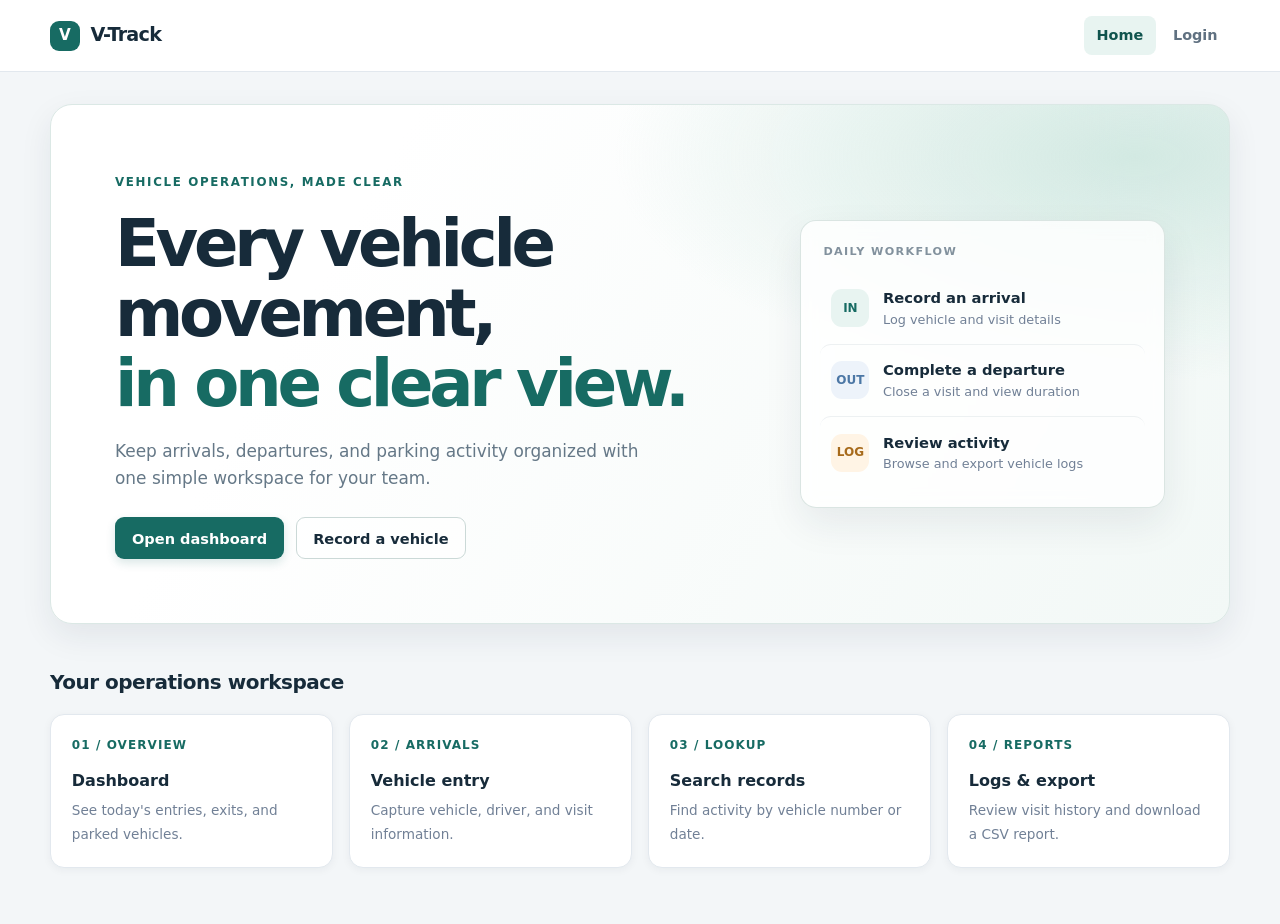
<file: frontend/index.html>
<!DOCTYPE html>
<html lang="en">
<head>
  <meta charset="UTF-8">
  <meta name="viewport" content="width=device-width, initial-scale=1.0">
  <title>V-Track | Vehicle Operations</title>
  <link rel="stylesheet" href="css/styles.css">
</head>
<body>
  <nav class="nav">
    <span class="nav-brand">V-Track</span>
    <div class="nav-links">
      <a href="index.html">Home</a>
      <a href="login.html">Login</a>
    </div>
  </nav>

  <main class="container home-page">
    <section class="hero">
      <div class="hero-copy">
        <span class="eyebrow">VEHICLE OPERATIONS, MADE CLEAR</span>
        <h1>Every vehicle movement,<br><span>in one clear view.</span></h1>
        <p class="hero-description">
          Keep arrivals, departures, and parking activity organized with one simple
          workspace for your team.
        </p>
        <div class="hero-actions">
          <a class="btn btn-primary" href="login.html">Open dashboard</a>
          <a class="btn btn-outline" href="entry.html">Record a vehicle</a>
        </div>
      </div>

      <aside class="hero-panel" aria-label="Vehicle operations workflow">
        <p class="panel-heading">DAILY WORKFLOW</p>
        <a class="workflow-link" href="entry.html">
          <span class="workflow-icon" aria-hidden="true">IN</span>
          <span>
            <span class="workflow-title">Record an arrival</span>
            <span class="workflow-description">Log vehicle and visit details</span>
          </span>
        </a>
        <a class="workflow-link" href="exit.html">
          <span class="workflow-icon" aria-hidden="true">OUT</span>
          <span>
            <span class="workflow-title">Complete a departure</span>
            <span class="workflow-description">Close a visit and view duration</span>
          </span>
        </a>
        <a class="workflow-link" href="logs.html">
          <span class="workflow-icon" aria-hidden="true">LOG</span>
          <span>
            <span class="workflow-title">Review activity</span>
            <span class="workflow-description">Browse and export vehicle logs</span>
          </span>
        </a>
      </aside>
    </section>

    <section aria-labelledby="toolsHeading">
      <h2 class="section-heading" id="toolsHeading">Your operations workspace</h2>
      <div class="feature-grid">
        <a class="feature-card" href="dashboard.html">
          <span class="feature-index">01 / OVERVIEW</span>
          <strong>Dashboard</strong>
          <span>See today's entries, exits, and parked vehicles.</span>
        </a>
        <a class="feature-card" href="entry.html">
          <span class="feature-index">02 / ARRIVALS</span>
          <strong>Vehicle entry</strong>
          <span>Capture vehicle, driver, and visit information.</span>
        </a>
        <a class="feature-card" href="search.html">
          <span class="feature-index">03 / LOOKUP</span>
          <strong>Search records</strong>
          <span>Find activity by vehicle number or date.</span>
        </a>
        <a class="feature-card" href="logs.html">
          <span class="feature-index">04 / REPORTS</span>
          <strong>Logs &amp; export</strong>
          <span>Review visit history and download a CSV report.</span>
        </a>
      </div>
    </section>
  </main>

  <script src="js/api.js"></script>
</body>
</html>
</file>
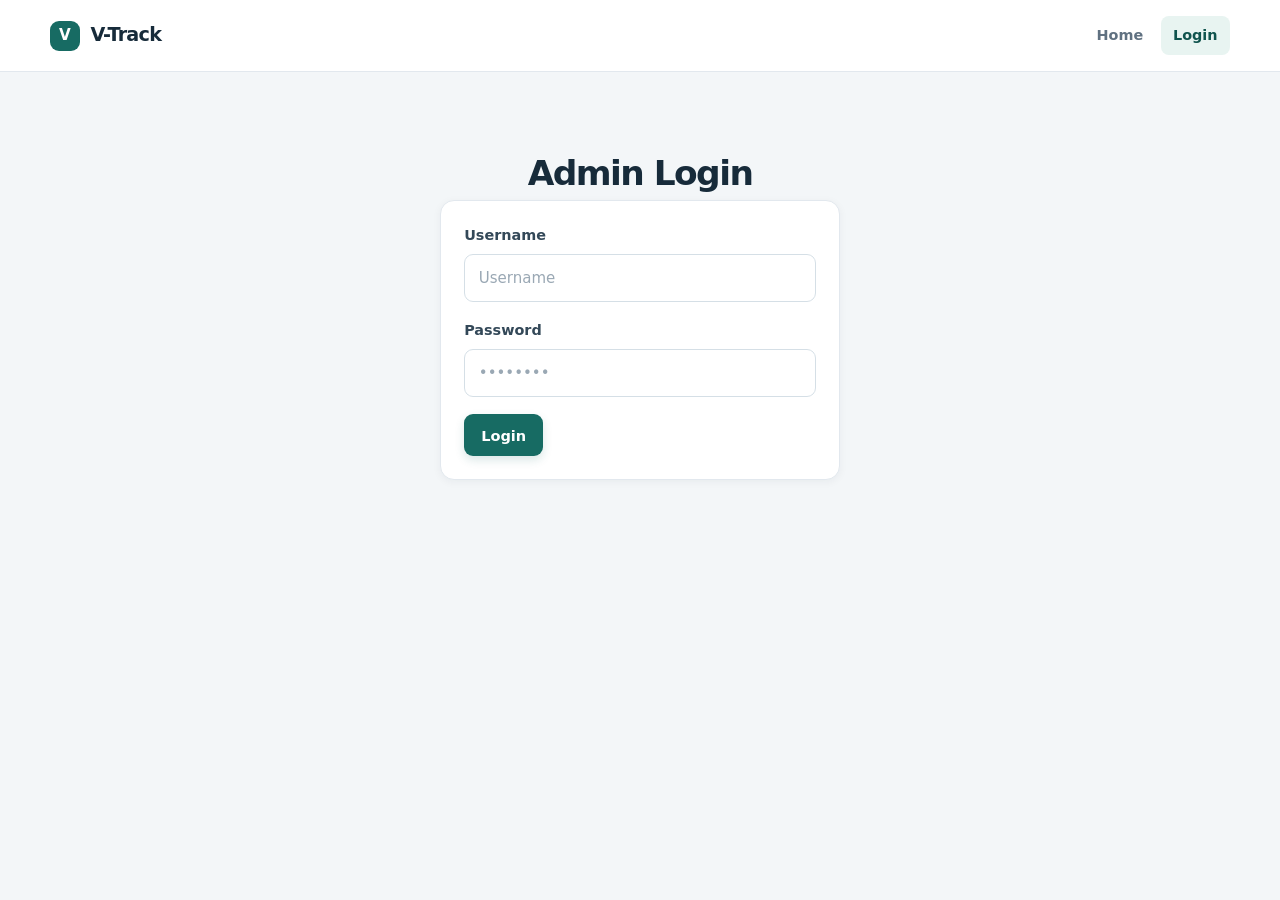
<file: frontend/dashboard.html>
<!DOCTYPE html>
<html lang="en">
<head>
  <meta charset="UTF-8">
  <meta name="viewport" content="width=device-width, initial-scale=1.0">
  <title>V-Track - Dashboard</title>
  <link rel="stylesheet" href="css/styles.css">
</head>
<body>
  <nav class="nav">
    <span class="nav-brand">V-Track</span>
    <div class="nav-links">
      <a href="index.html">Home</a>
      <a href="login.html">Login</a>
    </div>
  </nav>

  <main class="container dashboard-page">
    <div class="dashboard-header">
      <div>
        <p class="eyebrow">V-TRACK OVERVIEW</p>
        <h1 class="page-title">Dashboard</h1>
        <p class="text-muted" id="dashboardLastUpdated" aria-live="polite">
          Dashboard data refreshes automatically every 30 seconds.
        </p>
      </div>
    </div>

    <div class="dashboard-grid" id="dashboardCards" aria-live="polite">
      <div class="card">
        <div class="card-title">Entries today</div>
        <div class="card-value" id="todayEntries">-</div>
        <p class="metric-note">Vehicles checked in</p>
      </div>
      <div class="card">
        <div class="card-title">Exits today</div>
        <div class="card-value" id="todayExits">-</div>
        <p class="metric-note">Visits completed</p>
      </div>
      <div class="card">
        <div class="card-title">Currently parked</div>
        <div class="card-value" id="currentlyParked">-</div>
        <p class="metric-note">Vehicles on site now</p>
      </div>
    </div>

    <div id="dashboardError" class="alert alert-error" hidden></div>

    <section class="card chart-card" aria-labelledby="weeklyActivityTitle">
      <div class="section-header">
        <div>
          <h2 class="section-heading" id="weeklyActivityTitle">Weekly activity</h2>
          <p class="text-muted">Vehicle entries and exits over the last seven days.</p>
        </div>
        <div class="chart-legend" aria-label="Chart legend">
          <span><i class="legend-dot legend-entry"></i>Entries</span>
          <span><i class="legend-dot legend-exit"></i>Exits</span>
        </div>
      </div>
      <div class="weekly-chart" id="weeklyChart" role="img" aria-label="Entries and exits for the last seven days"></div>
      <p class="chart-summary" id="weeklyChartSummary" aria-live="polite"></p>
    </section>

    <section class="card activity-card" aria-labelledby="recentActivityTitle">
      <div class="section-header">
        <div>
          <h2 class="section-heading" id="recentActivityTitle">Recent vehicle activity</h2>
          <p class="text-muted">The latest vehicle records across your site.</p>
        </div>
        <a class="text-link" href="logs.html">View all logs</a>
      </div>
      <div class="table-wrap">
        <table>
          <thead>
            <tr>
              <th>Vehicle</th>
              <th>Type</th>
              <th>Driver</th>
              <th>Entry time</th>
              <th>Exit time</th>
              <th>Status</th>
            </tr>
          </thead>
          <tbody id="recentActivityBody">
            <tr><td colspan="6" class="table-empty">Loading recent activity...</td></tr>
          </tbody>
        </table>
      </div>
    </section>
  </main>

  <script src="js/api.js"></script>
  <script>
    if (!requireAuth()) throw new Error('redirect');

    const DASHBOARD_REFRESH_INTERVAL = 30_000;
    let dashboardLoadInProgress = false;

    function toDateKey(value) {
      if (!value) return '';
      const date = new Date(value);
      if (Number.isNaN(date.getTime())) return '';
      return [
        date.getFullYear(),
        String(date.getMonth() + 1).padStart(2, '0'),
        String(date.getDate()).padStart(2, '0'),
      ].join('-');
    }

    function renderWeeklyChart(logs) {
      const chart = document.getElementById('weeklyChart');
      const today = new Date();
      const days = [];

      for (let offset = 6; offset >= 0; offset -= 1) {
        const date = new Date(today);
        date.setDate(today.getDate() - offset);
        const key = toDateKey(date);
        const entries = logs.filter((log) => toDateKey(log.entryTime) === key).length;
        const exits = logs.filter((log) => toDateKey(log.exitTime) === key).length;
        days.push({ date, entries, exits });
      }

      const maxValue = Math.max(1, ...days.flatMap((day) => [day.entries, day.exits]));
      chart.replaceChildren();
      days.forEach(({ date, entries, exits }) => {
        const group = document.createElement('div');
        group.className = 'chart-day';
        group.title = `${date.toLocaleDateString()}: ${entries} entries, ${exits} exits`;

        const bars = document.createElement('div');
        bars.className = 'chart-bars';

        [
          { value: entries, className: 'chart-bar chart-bar-entry', label: 'Entries' },
          { value: exits, className: 'chart-bar chart-bar-exit', label: 'Exits' },
        ].forEach(({ value, className, label }) => {
          const bar = document.createElement('span');
          bar.className = className;
          bar.style.height = `${Math.max(value === 0 ? 3 : 8, (value / maxValue) * 132)}px`;
          bar.title = `${label}: ${value}`;
          bars.appendChild(bar);
        });

        const label = document.createElement('span');
        label.className = 'chart-day-label';
        label.textContent = date.toLocaleDateString(undefined, { weekday: 'short' });
        group.append(bars, label);
        chart.appendChild(group);
      });

      const totalEntries = days.reduce((total, day) => total + day.entries, 0);
      const totalExits = days.reduce((total, day) => total + day.exits, 0);
      document.getElementById('weeklyChartSummary').textContent =
        `Last 7 days: ${totalEntries} entries and ${totalExits} exits.`;
    }

    function renderRecentActivity(logs) {
      const body = document.getElementById('recentActivityBody');
      const recentLogs = [...logs]
        .sort((a, b) => new Date(b.entryTime) - new Date(a.entryTime))
        .slice(0, 8);

      if (recentLogs.length === 0) {
        body.innerHTML = '<tr><td colspan="6" class="table-empty">No vehicle activity has been recorded yet.</td></tr>';
        return;
      }

      body.innerHTML = recentLogs.map((log) => `
        <tr class="${log.overstayAlert ? 'overstay' : ''}">
          <td><strong>${escapeHtmlValue(log.vehicleNumber)}</strong></td>
          <td>${escapeHtmlValue(log.vehicleType)}</td>
          <td>${escapeHtmlValue(log.driverName || '-')}</td>
          <td>${escapeHtmlValue(formatDateTime(log.entryTime))}</td>
          <td>${escapeHtmlValue(formatDateTime(log.exitTime))}</td>
          <td>${renderLogStatus(log)}</td>
        </tr>
      `).join('');
    }

    async function loadDashboard() {
      if (dashboardLoadInProgress) return;
      dashboardLoadInProgress = true;

      const errEl = document.getElementById('dashboardError');
      try {
        const [stats, logs] = await Promise.all([getDashboard(), getAllLogs()]);
        document.getElementById('todayEntries').textContent = stats.todayEntries;
        document.getElementById('todayExits').textContent = stats.todayExits;
        document.getElementById('currentlyParked').textContent = stats.currentlyParked;
        renderWeeklyChart(logs);
        renderRecentActivity(logs);
        document.getElementById('dashboardLastUpdated').textContent =
          `Last updated ${new Date().toLocaleTimeString()}. Refreshes automatically every 30 seconds.`;
        errEl.hidden = true;
      } catch (err) {
        errEl.textContent = err.message || 'Failed to load dashboard';
        errEl.hidden = false;
        document.getElementById('recentActivityBody').innerHTML =
          '<tr><td colspan="6" class="table-empty">Recent activity could not be loaded.</td></tr>';
      } finally {
        dashboardLoadInProgress = false;
      }
    }

    loadDashboard();
    window.setInterval(() => {
      if (!document.hidden) loadDashboard();
    }, DASHBOARD_REFRESH_INTERVAL);
    document.addEventListener('visibilitychange', () => {
      if (!document.hidden) loadDashboard();
    });
  </script>
</body>
</html>
</file>
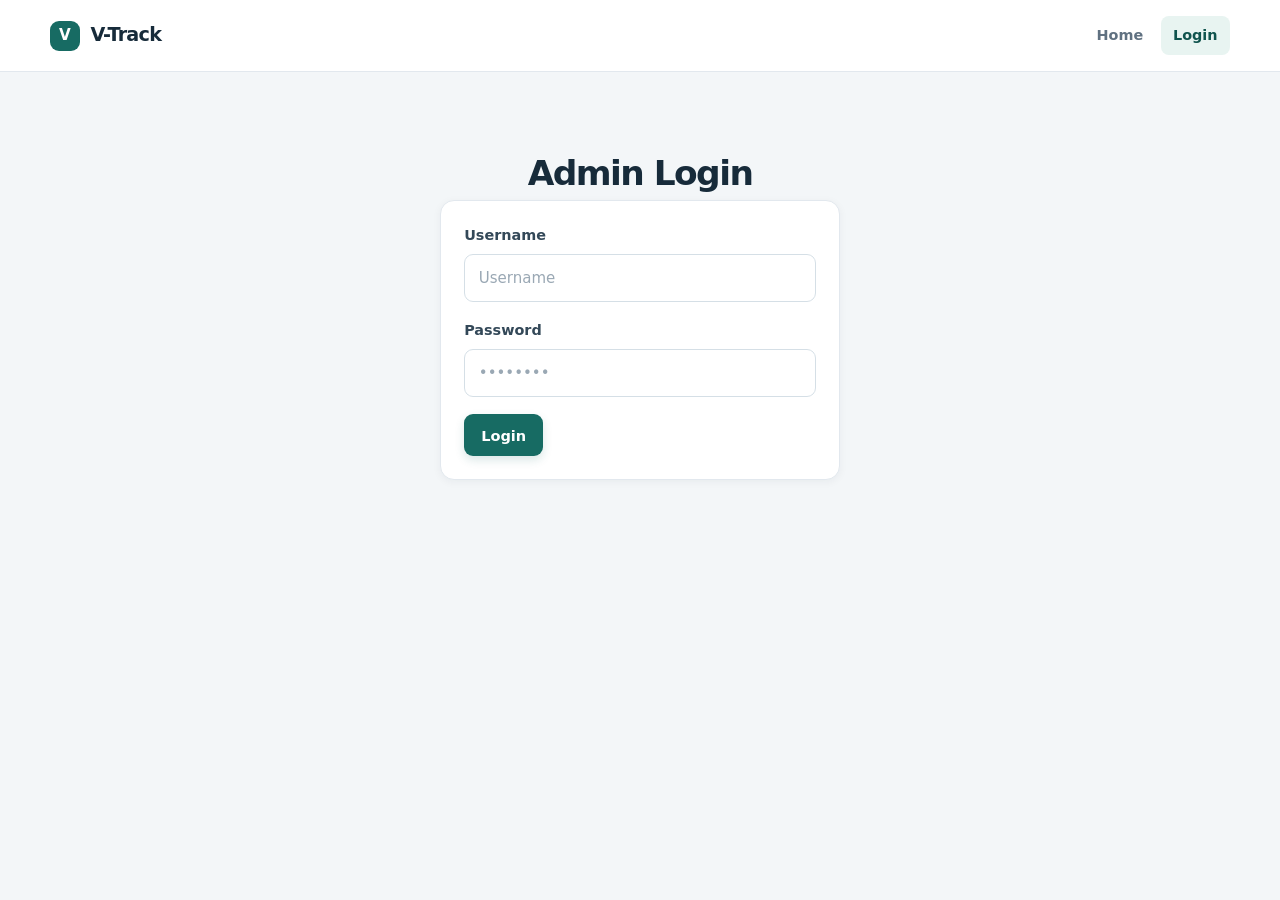
<file: frontend/entry.html>
<!DOCTYPE html>
<html lang="en">
<head>
  <meta charset="UTF-8">
  <meta name="viewport" content="width=device-width, initial-scale=1.0">
  <title>V-Track - Vehicle Entry</title>
  <link rel="stylesheet" href="css/styles.css">
</head>
<body>
  <nav class="nav">
    <span class="nav-brand">V-Track</span>
    <div class="nav-links">
      <a href="index.html">Home</a>
      <a href="login.html">Login</a>
    </div>
  </nav>

  <main class="container form-page">
    <h1 class="page-title">Vehicle Entry</h1>
    <p class="page-intro">Record a vehicle arriving at your facility.</p>
    <div class="card" style="max-width: 500px;">
      <form id="entryForm">
        <div class="form-group">
          <label for="vehicleNumber">Vehicle Number *</label>
          <input type="text" id="vehicleNumber" name="vehicleNumber" required placeholder="e.g. MH-12-AB-1234">
        </div>
        <div class="form-group">
          <label for="vehicleType">Vehicle Type *</label>
          <select id="vehicleType" name="vehicleType" required>
            <option value="">Select type</option>
            <option value="Car">Car</option>
            <option value="Bike">Bike</option>
            <option value="Truck">Truck</option>
          </select>
        </div>
        <div class="form-group">
          <label for="driverName">Driver Name (optional)</label>
          <input type="text" id="driverName" name="driverName" placeholder="Driver name">
        </div>
        <div class="form-group">
          <label for="purpose">Purpose (optional)</label>
          <input type="text" id="purpose" name="purpose" placeholder="e.g. Visit, Delivery">
        </div>
        <div id="entryError" class="alert alert-error" style="display: none;"></div>
        <button type="submit" class="btn btn-primary" id="entryBtn">Record Entry</button>
      </form>
    </div>

    <section class="history-section" aria-labelledby="entryHistoryTitle">
      <div class="history-header">
        <div>
          <h2 class="section-heading" id="entryHistoryTitle">Recent vehicle entries</h2>
          <p class="text-muted">Browse the latest arrivals. Sign in to view and search vehicle history.</p>
        </div>
        <label class="history-search">
          <span class="sr-only">Search entries</span>
          <input type="search" id="entrySearch" placeholder="Search vehicle, driver, or type" autocomplete="off">
        </label>
      </div>
      <p class="history-login-note" id="entryLoginNote" hidden>
        <a href="login.html">Log in</a> to view recent vehicle entries.
      </p>
      <div class="alert alert-error" id="entryHistoryError" hidden></div>
      <div class="table-wrap">
        <table>
          <thead>
            <tr>
              <th>Vehicle</th>
              <th>Type</th>
              <th>Driver</th>
              <th>Purpose</th>
              <th>Entry time</th>
              <th>Status</th>
            </tr>
          </thead>
          <tbody id="entryHistoryBody">
            <tr><td colspan="6" class="table-empty">Loading recent entries...</td></tr>
          </tbody>
        </table>
      </div>
      <div class="table-pagination">
        <p class="pagination-summary" id="entryPaginationSummary" aria-live="polite"></p>
        <div class="pagination-actions">
          <button type="button" class="btn btn-secondary btn-small" id="entryPrevious" disabled>Previous</button>
          <button type="button" class="btn btn-secondary btn-small" id="entryNext" disabled>Next</button>
        </div>
      </div>
    </section>
  </main>

  <!-- Confirmation modal -->
  <div id="confirmModal" class="modal-overlay" style="display: none;">
    <div class="modal">
      <h3>Entry Recorded</h3>
      <p id="confirmMessage"></p>
      <div class="modal-actions">
        <button type="button" class="btn btn-primary" id="confirmOk">OK</button>
      </div>
    </div>
  </div>

  <script src="js/api.js"></script>
  <script>
    if (!requireLogin('entry.html')) {
      document.querySelector('main').hidden = true;
    }

    const entrySearch = document.getElementById('entrySearch');
    const entryHistory = createPagedLogList({
      tableBody: document.getElementById('entryHistoryBody'),
      searchInput: entrySearch,
      summary: document.getElementById('entryPaginationSummary'),
      previousButton: document.getElementById('entryPrevious'),
      nextButton: document.getElementById('entryNext'),
      columnCount: 6,
      emptyMessage: 'No vehicle entries have been recorded yet.',
      renderRow: (log) => `
        <tr>
          <td><strong>${escapeHtmlValue(log.vehicleNumber)}</strong></td>
          <td>${escapeHtmlValue(log.vehicleType)}</td>
          <td>${escapeHtmlValue(log.driverName || '-')}</td>
          <td>${escapeHtmlValue(log.purpose || '-')}</td>
          <td>${escapeHtmlValue(formatDateTime(log.entryTime))}</td>
          <td>${renderLogStatus(log)}</td>
        </tr>`,
    });

    async function loadEntryHistory() {
      const loginNote = document.getElementById('entryLoginNote');
      const errorEl = document.getElementById('entryHistoryError');
      if (!isLoggedIn()) {
        entrySearch.disabled = true;
        loginNote.hidden = false;
        entryHistory.showMessage('Sign in to load recent vehicle entries.');
        return;
      }

      entrySearch.disabled = false;
      loginNote.hidden = true;
      errorEl.hidden = true;
      try {
        const logs = await getAllLogs();
        logs.sort((a, b) => new Date(b.entryTime) - new Date(a.entryTime));
        entryHistory.setRecords(logs);
      } catch (err) {
        errorEl.textContent = err.message || 'Could not load recent entries.';
        errorEl.hidden = false;
        entryHistory.showMessage('Recent entries are unavailable right now.');
      }
    }

    document.getElementById('entryForm').addEventListener('submit', async (e) => {
      e.preventDefault();
      const errorEl = document.getElementById('entryError');
      const btn = document.getElementById('entryBtn');
      errorEl.style.display = 'none';

      const body = {
        vehicleNumber: document.getElementById('vehicleNumber').value.trim(),
        vehicleType: document.getElementById('vehicleType').value,
        driverName: document.getElementById('driverName').value.trim() || null,
        purpose: document.getElementById('purpose').value.trim() || null,
      };

      btn.disabled = true;
      btn.textContent = 'Saving...';

      try {
        const data = await addEntry(body);
        document.getElementById('confirmMessage').textContent =
          `Vehicle ${data.vehicleNumber} (${data.vehicleType}) entered at ${formatDateTime(data.entryTime)}.`;
        document.getElementById('confirmModal').style.display = 'flex';
        document.getElementById('entryForm').reset();
        await loadEntryHistory();
      } catch (err) {
        errorEl.textContent = err.message || 'Failed to record entry';
        errorEl.style.display = 'block';
      } finally {
        btn.disabled = false;
        btn.textContent = 'Record Entry';
      }
    });

    document.getElementById('confirmOk').addEventListener('click', () => {
      document.getElementById('confirmModal').style.display = 'none';
    });

    loadEntryHistory();
  </script>
</body>
</html>
</file>
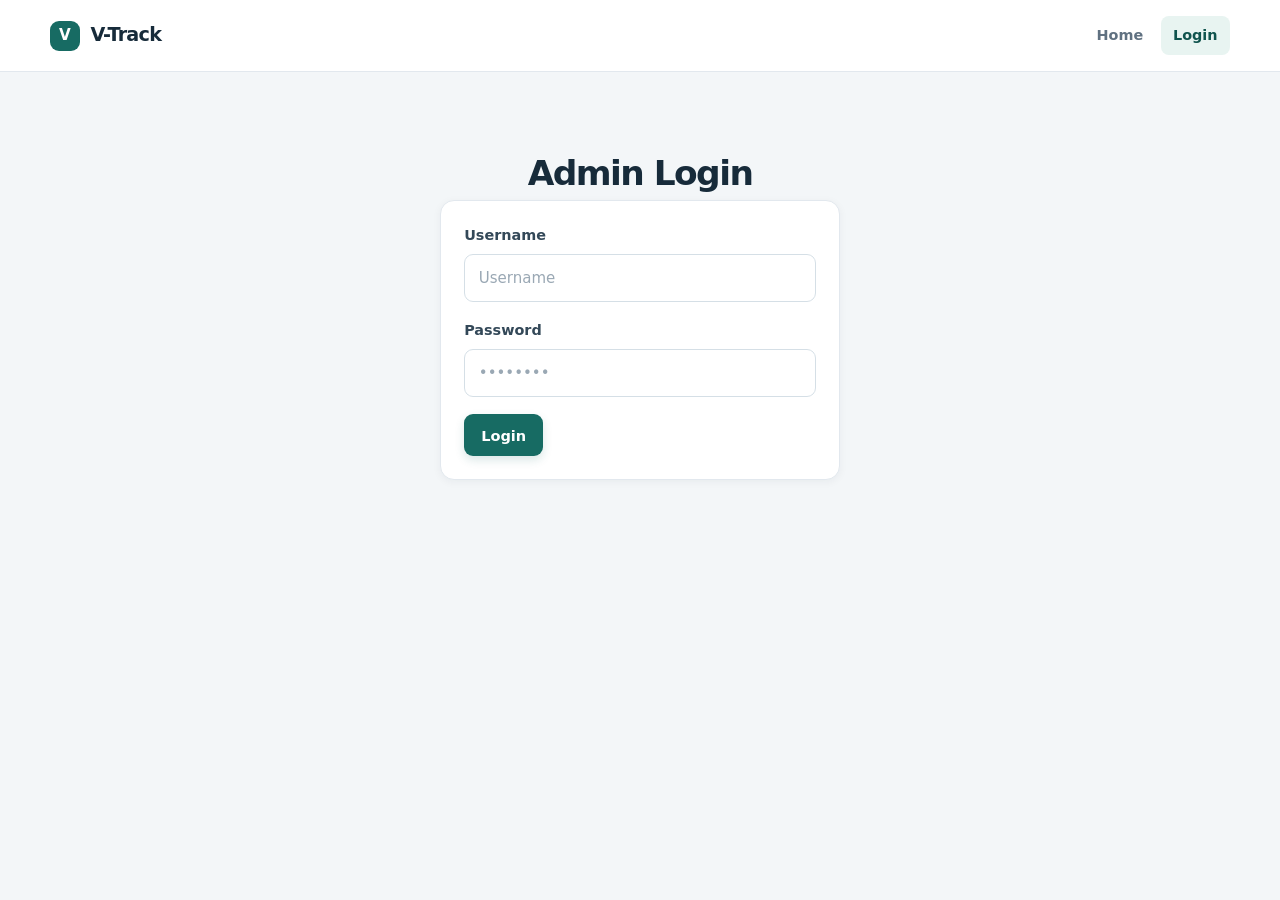
<file: frontend/exit.html>
<!DOCTYPE html>
<html lang="en">
<head>
  <meta charset="UTF-8">
  <meta name="viewport" content="width=device-width, initial-scale=1.0">
  <title>V-Track - Vehicle Exit</title>
  <link rel="stylesheet" href="css/styles.css">
</head>
<body>
  <nav class="nav">
    <span class="nav-brand">V-Track</span>
    <div class="nav-links">
      <a href="index.html">Home</a>
      <a href="login.html">Login</a>
    </div>
  </nav>

  <main class="container form-page">
    <h1 class="page-title">Vehicle Exit</h1>
    <p class="page-intro">Complete a visit and review recent departures.</p>
    <div class="card" style="max-width: 500px;">
      <form id="exitForm">
        <div class="form-group">
          <label for="vehicleNumber">Vehicle Number *</label>
          <input type="text" id="vehicleNumber" name="vehicleNumber" required placeholder="e.g. MH-12-AB-1234">
        </div>
        <div id="exitError" class="alert alert-error" style="display: none;"></div>
        <button type="submit" class="btn btn-success" id="exitBtn">Mark Exit</button>
      </form>
    </div>

    <!-- Result: show duration and overstay alert -->
    <div id="exitResult" class="card mt-2" style="display: none;">
      <h3 class="card-title">Exit Recorded</h3>
      <p><strong>Vehicle:</strong> <span id="resultVehicle"></span></p>
      <p><strong>Entry Time:</strong> <span id="resultEntry"></span></p>
      <p><strong>Exit Time:</strong> <span id="resultExit"></span></p>
      <p><strong>Parking Duration:</strong> <span id="resultDuration"></span></p>
      <div id="overstayAlert" class="alert alert-warning" style="display: none;">
        Overstay: Vehicle parked for more than 6 hours.
      </div>
    </div>

    <section class="history-section" aria-labelledby="exitHistoryTitle">
      <div class="history-header">
        <div>
          <h2 class="section-heading" id="exitHistoryTitle">Recent vehicle exits</h2>
          <p class="text-muted">Browse completed visits. Sign in to view and search vehicle history.</p>
        </div>
        <label class="history-search">
          <span class="sr-only">Search exits</span>
          <input type="search" id="exitSearch" placeholder="Search vehicle, driver, or type" autocomplete="off">
        </label>
      </div>
      <p class="history-login-note" id="exitLoginNote" hidden>
        <a href="login.html">Log in</a> to view recent vehicle exits.
      </p>
      <div class="alert alert-error" id="exitHistoryError" hidden></div>
      <div class="table-wrap">
        <table>
          <thead>
            <tr>
              <th>Vehicle</th>
              <th>Type</th>
              <th>Driver</th>
              <th>Entry time</th>
              <th>Exit time</th>
              <th>Duration</th>
              <th>Status</th>
            </tr>
          </thead>
          <tbody id="exitHistoryBody">
            <tr><td colspan="7" class="table-empty">Loading recent exits...</td></tr>
          </tbody>
        </table>
      </div>
      <div class="table-pagination">
        <p class="pagination-summary" id="exitPaginationSummary" aria-live="polite"></p>
        <div class="pagination-actions">
          <button type="button" class="btn btn-secondary btn-small" id="exitPrevious" disabled>Previous</button>
          <button type="button" class="btn btn-secondary btn-small" id="exitNext" disabled>Next</button>
        </div>
      </div>
    </section>
  </main>

  <script src="js/api.js"></script>
  <script>
    if (!requireLogin('exit.html')) {
      document.querySelector('main').hidden = true;
    }

    const exitSearch = document.getElementById('exitSearch');
    const exitHistory = createPagedLogList({
      tableBody: document.getElementById('exitHistoryBody'),
      searchInput: exitSearch,
      summary: document.getElementById('exitPaginationSummary'),
      previousButton: document.getElementById('exitPrevious'),
      nextButton: document.getElementById('exitNext'),
      columnCount: 7,
      emptyMessage: 'No completed vehicle exits have been recorded yet.',
      renderRow: (log) => `
        <tr class="${log.overstayAlert ? 'overstay' : ''}">
          <td><strong>${escapeHtmlValue(log.vehicleNumber)}</strong></td>
          <td>${escapeHtmlValue(log.vehicleType)}</td>
          <td>${escapeHtmlValue(log.driverName || '-')}</td>
          <td>${escapeHtmlValue(formatDateTime(log.entryTime))}</td>
          <td>${escapeHtmlValue(formatDateTime(log.exitTime))}</td>
          <td>${escapeHtmlValue(formatDuration(log.durationInMinutes))}</td>
          <td>${renderLogStatus(log)}</td>
        </tr>`,
    });

    async function loadExitHistory() {
      const loginNote = document.getElementById('exitLoginNote');
      const errorEl = document.getElementById('exitHistoryError');
      if (!isLoggedIn()) {
        exitSearch.disabled = true;
        loginNote.hidden = false;
        exitHistory.showMessage('Sign in to load recent vehicle exits.');
        return;
      }

      exitSearch.disabled = false;
      loginNote.hidden = true;
      errorEl.hidden = true;
      try {
        const logs = await getAllLogs();
        const exits = logs
          .filter((log) => log.status === 'OUT' && log.exitTime)
          .sort((a, b) => new Date(b.exitTime) - new Date(a.exitTime));
        exitHistory.setRecords(exits);
      } catch (err) {
        errorEl.textContent = err.message || 'Could not load recent exits.';
        errorEl.hidden = false;
        exitHistory.showMessage('Recent exits are unavailable right now.');
      }
    }

    document.getElementById('exitForm').addEventListener('submit', async (e) => {
      e.preventDefault();
      const vehicleNumber = document.getElementById('vehicleNumber').value.trim();
      const errorEl = document.getElementById('exitError');
      const resultEl = document.getElementById('exitResult');
      const btn = document.getElementById('exitBtn');

      errorEl.style.display = 'none';
      resultEl.style.display = 'none';
      btn.disabled = true;
      btn.textContent = 'Processing...';

      try {
        const data = await markExit(vehicleNumber);
        document.getElementById('resultVehicle').textContent = data.vehicleNumber;
        document.getElementById('resultEntry').textContent = formatDateTime(data.entryTime);
        document.getElementById('resultExit').textContent = formatDateTime(data.exitTime);
        document.getElementById('resultDuration').textContent = formatDuration(data.durationInMinutes);
        document.getElementById('overstayAlert').style.display = data.overstayAlert ? 'block' : 'none';
        resultEl.style.display = 'block';
        document.getElementById('exitForm').reset();
        await loadExitHistory();
      } catch (err) {
        errorEl.textContent = err.message || 'Failed to mark exit';
        errorEl.style.display = 'block';
      } finally {
        btn.disabled = false;
        btn.textContent = 'Mark Exit';
      }
    });

    loadExitHistory();
  </script>
</body>
</html>
</file>
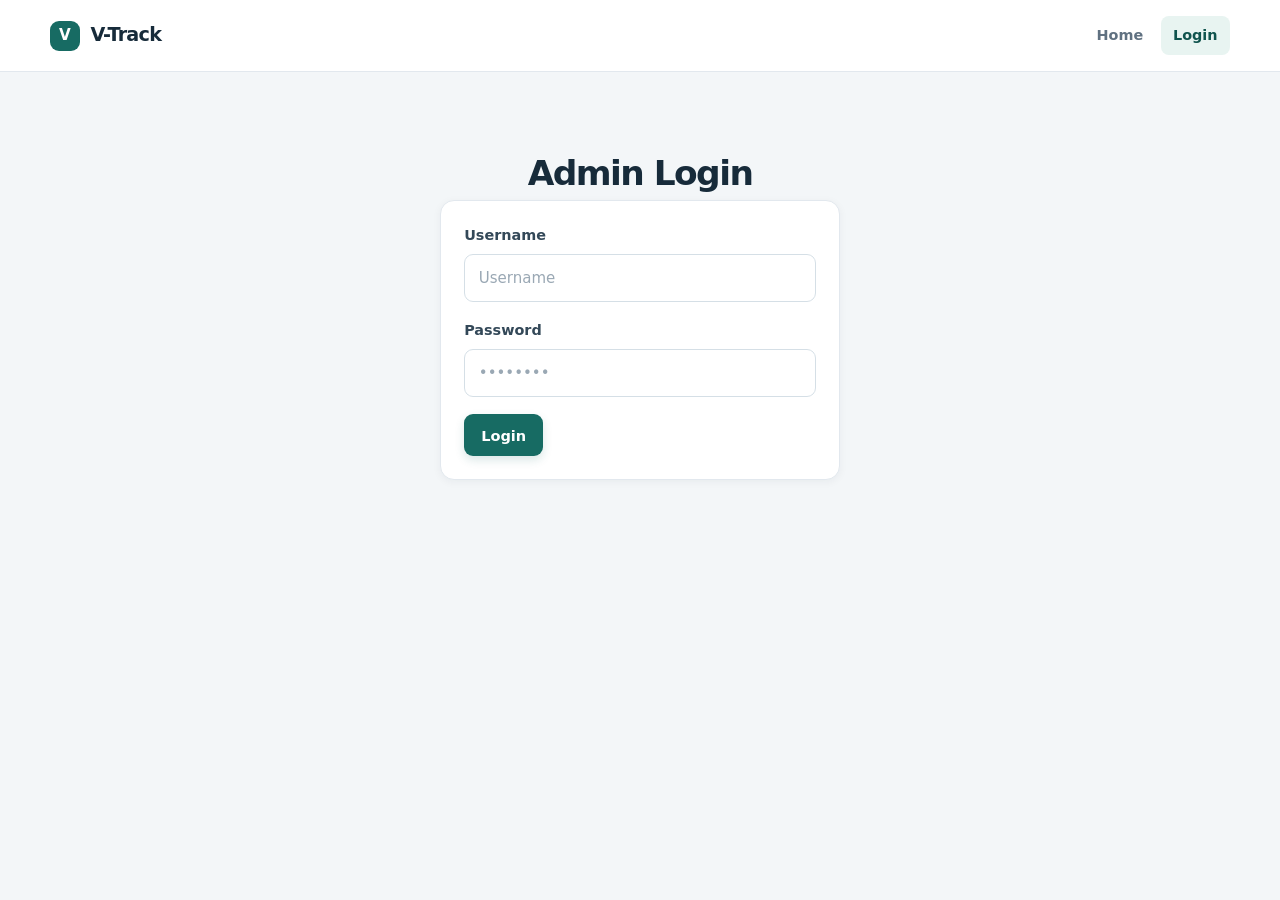
<file: frontend/login.html>
<!DOCTYPE html>
<html lang="en">
<head>
  <meta charset="UTF-8">
  <meta name="viewport" content="width=device-width, initial-scale=1.0">
  <title>V-Track - Login</title>
  <link rel="stylesheet" href="css/styles.css">
</head>
<body>
  <nav class="nav">
    <span class="nav-brand">V-Track</span>
    <div class="nav-links">
      <a href="index.html">Home</a>
      <a href="login.html" class="active">Login</a>
    </div>
  </nav>

  <main class="container login-page">
    <h1 class="page-title">Admin Login</h1>
    <div class="card" style="max-width: 400px;">
      <form id="loginForm">
        <div class="form-group">
          <label for="username">Username</label>
          <input type="text" id="username" name="username" required placeholder="Username">
        </div>
        <div class="form-group">
          <label for="password">Password</label>
          <input type="password" id="password" name="password" required placeholder="••••••••">
        </div>
        <div id="loginError" class="alert alert-error" style="display: none;"></div>
        <button type="submit" class="btn btn-primary" id="loginBtn">Login</button>
      </form>
    </div>
  </main>

  <script src="js/api.js"></script>
  <script>
    function getPostLoginLocation() {
      const returnTo = new URLSearchParams(window.location.search).get('returnTo');
      return ['entry.html', 'exit.html', 'dashboard.html', 'logs.html', 'search.html'].includes(returnTo)
        ? returnTo
        : 'dashboard.html';
    }

    // Resume a pending navbar search after authentication.
    if (isLoggedIn()) {
      window.location.href = getPostLoginLocation();
    }

    document.getElementById('loginForm').addEventListener('submit', async (e) => {
      e.preventDefault();
      const username = document.getElementById('username').value.trim();
      const password = document.getElementById('password').value;
      const errorEl = document.getElementById('loginError');
      const btn = document.getElementById('loginBtn');

      errorEl.style.display = 'none';
      btn.disabled = true;
      btn.textContent = 'Logging in...';

      try {
        const data = await login(username, password);
        if (data.success) {
          window.location.href = getPostLoginLocation();
        } else {
          errorEl.textContent = data.message || 'Invalid credentials';
          errorEl.style.display = 'block';
        }
      } catch (err) {
        errorEl.textContent = err.message || 'Login failed';
        errorEl.style.display = 'block';
      } finally {
        btn.disabled = false;
        btn.textContent = 'Login';
      }
    });
  </script>
</body>
</html>
</file>
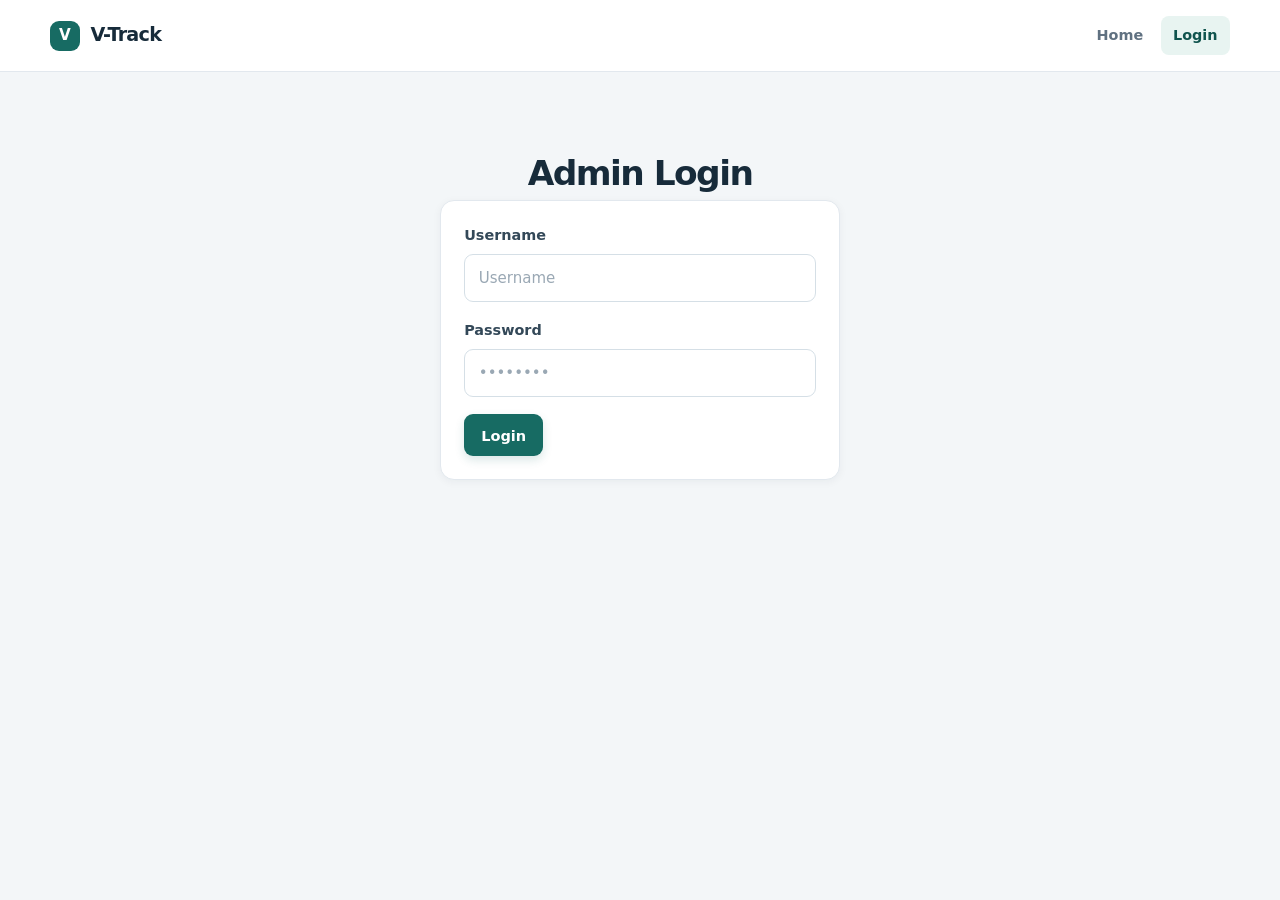
<file: frontend/logs.html>
<!DOCTYPE html>
<html lang="en">
<head>
  <meta charset="UTF-8">
  <meta name="viewport" content="width=device-width, initial-scale=1.0">
  <title>V-Track - View Logs</title>
  <link rel="stylesheet" href="css/styles.css">
</head>
<body>
  <nav class="nav">
    <span class="nav-brand">V-Track</span>
    <div class="nav-links">
      <a href="index.html">Home</a>
      <a href="login.html">Login</a>
    </div>
  </nav>

  <div class="container">
    <h1 class="page-title">View Logs</h1>

    <div class="filters">
      <div class="form-group">
        <label for="filterDate">Date (yyyy-MM-dd)</label>
        <input type="date" id="filterDate">
      </div>
      <div class="form-group">
        <label for="filterVehicle">Vehicle Number</label>
        <input type="text" id="filterVehicle" placeholder="Partial match">
      </div>
      <button type="button" class="btn btn-primary" id="applyFilters">Apply Filters</button>
      <button type="button" class="btn btn-secondary" id="showAll">Show All</button>
      <button type="button" class="btn btn-success" id="exportCsv">Export CSV</button>
    </div>

    <div id="logsError" class="alert alert-error" style="display: none;"></div>
    <div class="table-wrap">
      <table>
        <thead>
          <tr>
            <th>Vehicle #</th>
            <th>Type</th>
            <th>Driver</th>
            <th>Purpose</th>
            <th>Entry Time</th>
            <th>Exit Time</th>
            <th>Duration</th>
            <th>Status</th>
          </tr>
        </thead>
        <tbody id="logsTableBody">
          <tr><td colspan="8">Loading...</td></tr>
        </tbody>
      </table>
    </div>
  </div>

  <script src="js/api.js"></script>
  <script>
    if (!requireAuth()) throw new Error('redirect');

    function renderLogs(logs) {
      const tbody = document.getElementById('logsTableBody');
      if (!logs || logs.length === 0) {
        tbody.innerHTML = '<tr><td colspan="8">No logs found.</td></tr>';
        return;
      }
      tbody.innerHTML = logs.map(log => `
        <tr class="${log.overstayAlert ? 'overstay' : ''}">
          <td>${escapeHtml(log.vehicleNumber)}</td>
          <td>${escapeHtml(log.vehicleType)}</td>
          <td>${escapeHtml(log.driverName || '-')}</td>
          <td>${escapeHtml(log.purpose || '-')}</td>
          <td>${formatDateTime(log.entryTime)}</td>
          <td>${log.exitTime ? formatDateTime(log.exitTime) : '-'}</td>
          <td>${formatDuration(log.durationInMinutes)}</td>
          <td>${log.status} ${log.overstayAlert ? '(Overstay)' : ''}</td>
        </tr>
      `).join('');
    }

    function escapeHtml(s) {
      if (s == null) return '';
      const div = document.createElement('div');
      div.textContent = s;
      return div.innerHTML;
    }

    async function loadLogs() {
      const vehicleNumber = document.getElementById('filterVehicle').value.trim();
      const date = document.getElementById('filterDate').value;
      const errEl = document.getElementById('logsError');
      try {
        let logs;
        if (vehicleNumber || date) {
          logs = await searchLogs(vehicleNumber || undefined, date || undefined);
        } else {
          logs = await getAllLogs();
        }
        renderLogs(logs);
        errEl.style.display = 'none';
      } catch (err) {
        document.getElementById('logsTableBody').innerHTML = '<tr><td colspan="8">Error loading logs.</td></tr>';
        errEl.textContent = err.message || 'Failed to load logs';
        errEl.style.display = 'block';
      }
    }

    document.getElementById('applyFilters').addEventListener('click', loadLogs);
    document.getElementById('showAll').addEventListener('click', () => {
      document.getElementById('filterVehicle').value = '';
      document.getElementById('filterDate').value = '';
      loadLogs();
    });
    document.getElementById('exportCsv').addEventListener('click', () => exportCsv());

    loadLogs();
  </script>
</body>
</html>
</file>
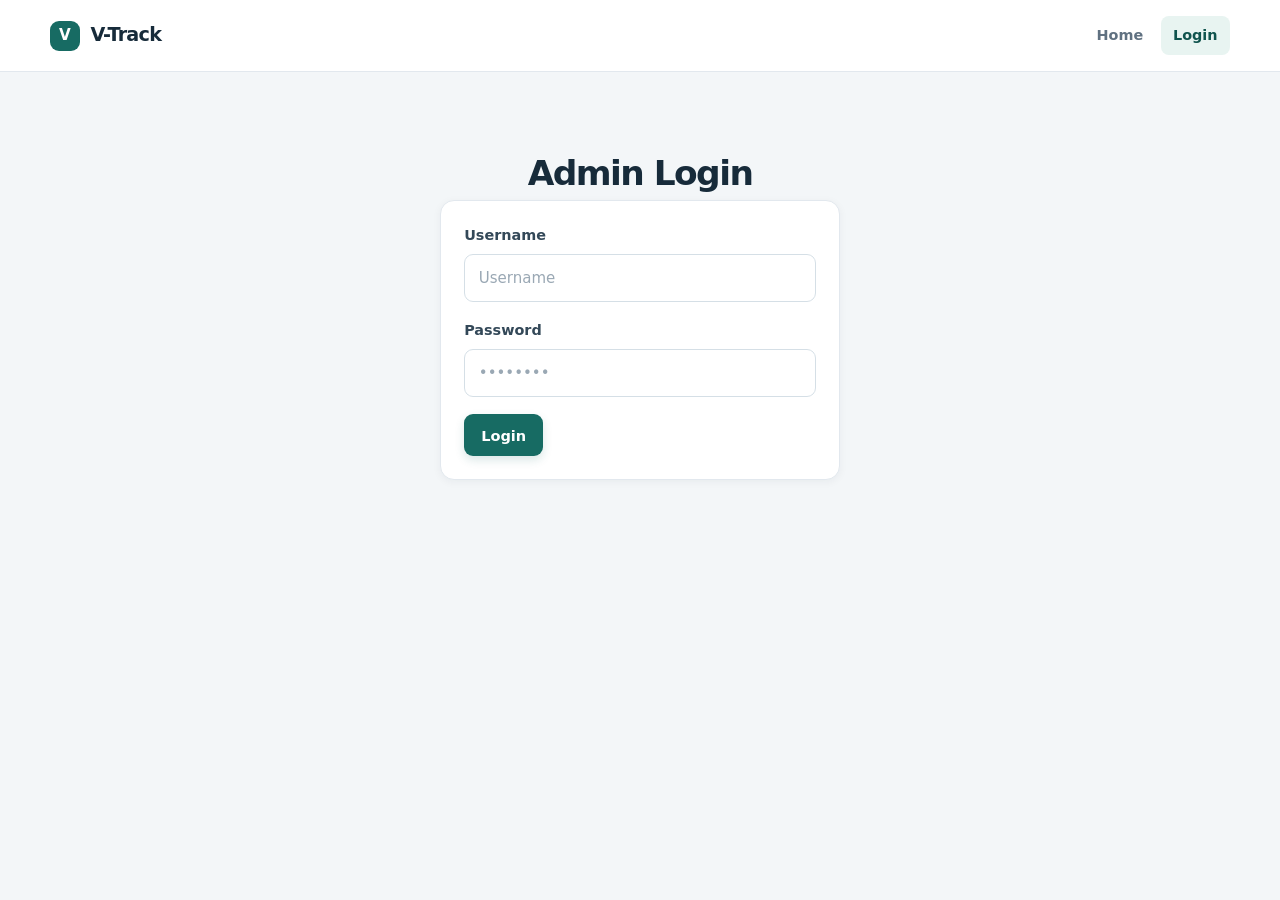
<file: frontend/search.html>
<!DOCTYPE html>
<html lang="en">
<head>
  <meta charset="UTF-8">
  <meta name="viewport" content="width=device-width, initial-scale=1.0">
  <title>V-Track - Search</title>
  <link rel="stylesheet" href="css/styles.css">
</head>
<body>
  <nav class="nav">
    <span class="nav-brand">V-Track</span>
    <div class="nav-links">
      <a href="index.html">Home</a>
      <a href="login.html">Login</a>
    </div>
  </nav>

  <div class="container">
    <h1 class="page-title">Search Logs</h1>
    <p class="text-muted mb-2">Search by vehicle number and/or date (yyyy-MM-dd)</p>

    <div class="card mb-2">
      <div class="filters">
        <div class="form-group">
          <label for="searchVehicle">Vehicle Number</label>
          <input type="text" id="searchVehicle" placeholder="e.g. MH-12">
        </div>
        <div class="form-group">
          <label for="searchDate">Date</label>
          <input type="date" id="searchDate">
        </div>
        <button type="button" class="btn btn-primary" id="searchBtn">Search</button>
      </div>
    </div>

    <div id="searchError" class="alert alert-error" style="display: none;"></div>
    <div class="table-wrap">
      <table>
        <thead>
          <tr>
            <th>Vehicle #</th>
            <th>Type</th>
            <th>Driver</th>
            <th>Purpose</th>
            <th>Entry Time</th>
            <th>Exit Time</th>
            <th>Duration</th>
            <th>Status</th>
          </tr>
        </thead>
        <tbody id="searchTableBody">
          <tr><td colspan="8">Enter criteria and click Search.</td></tr>
        </tbody>
      </table>
    </div>
  </div>

  <script src="js/api.js"></script>
  <script>
    if (!requireAuth()) throw new Error('redirect');

    function escapeHtml(s) {
      if (s == null) return '';
      const div = document.createElement('div');
      div.textContent = s;
      return div.innerHTML;
    }

    function renderLogs(logs) {
      const tbody = document.getElementById('searchTableBody');
      if (!logs || logs.length === 0) {
        tbody.innerHTML = '<tr><td colspan="8">No results found.</td></tr>';
        return;
      }
      tbody.innerHTML = logs.map(log => `
        <tr class="${log.overstayAlert ? 'overstay' : ''}">
          <td>${escapeHtml(log.vehicleNumber)}</td>
          <td>${escapeHtml(log.vehicleType)}</td>
          <td>${escapeHtml(log.driverName || '-')}</td>
          <td>${escapeHtml(log.purpose || '-')}</td>
          <td>${formatDateTime(log.entryTime)}</td>
          <td>${log.exitTime ? formatDateTime(log.exitTime) : '-'}</td>
          <td>${formatDuration(log.durationInMinutes)}</td>
          <td>${log.status} ${log.overstayAlert ? '(Overstay)' : ''}</td>
        </tr>
      `).join('');
    }

    async function runSearch() {
      const vehicleNumber = document.getElementById('searchVehicle').value.trim();
      const date = document.getElementById('searchDate').value;
      const errEl = document.getElementById('searchError');
      if (!vehicleNumber && !date) {
        errEl.textContent = 'Enter vehicle number and/or date.';
        errEl.style.display = 'block';
        return;
      }
      errEl.style.display = 'none';
      document.getElementById('searchTableBody').innerHTML = '<tr><td colspan="8">Searching...</td></tr>';
      try {
        const logs = await searchLogs(vehicleNumber || undefined, date || undefined);
        renderLogs(logs);
      } catch (err) {
        document.getElementById('searchTableBody').innerHTML = '<tr><td colspan="8">Error.</td></tr>';
        errEl.textContent = err.message || 'Search failed';
        errEl.style.display = 'block';
      }
    }

    document.getElementById('searchBtn').addEventListener('click', runSearch);

    const searchParams = new URLSearchParams(window.location.search);
    const initialVehicleNumber = searchParams.get('vehicleNumber') || '';
    const initialDate = searchParams.get('date') || '';
    document.getElementById('searchVehicle').value = initialVehicleNumber;
    document.getElementById('searchDate').value = initialDate;
    if (initialVehicleNumber || initialDate) runSearch();
  </script>
</body>
</html>
</file>
<file: frontend/css/styles.css>
:root {
  color-scheme: light;
  --primary: #176b63;
  --primary-dark: #10544e;
  --primary-soft: #e8f4f1;
  --navy: #172b3a;
  --text: #243746;
  --muted: #718096;
  --surface: #ffffff;
  --page: #f3f6f8;
  --border: #e2e8ee;
  --success: #18845b;
  --danger: #c24145;
  --warning: #b66a16;
  --overstay-bg: #fff3f1;
  --overstay-border: #db625c;
  --shadow-sm: 0 2px 8px rgba(23, 43, 58, 0.05);
  --shadow-md: 0 12px 32px rgba(23, 43, 58, 0.08);
  --radius: 14px;
}

* {
  box-sizing: border-box;
  margin: 0;
  padding: 0;
}

body {
  min-height: 100vh;
  background: var(--page);
  color: var(--text);
  font-family: Inter, ui-sans-serif, system-ui, -apple-system, BlinkMacSystemFont, "Segoe UI", sans-serif;
  font-size: 15px;
  line-height: 1.6;
  -webkit-font-smoothing: antialiased;
}

::selection {
  background: #c6e7df;
  color: var(--navy);
}

a {
  color: inherit;
}

a:focus-visible,
button:focus-visible,
input:focus-visible,
select:focus-visible,
textarea:focus-visible {
  outline: 3px solid rgba(23, 107, 99, 0.25);
  outline-offset: 2px;
}

/* Navigation */
.nav {
  min-height: 72px;
  padding: 0.8rem max(1.5rem, calc((100vw - 1180px) / 2));
  display: flex;
  align-items: center;
  justify-content: flex-start;
  gap: 1.5rem;
  background: var(--surface);
  border-bottom: 1px solid var(--border);
}

.nav-brand {
  display: inline-flex;
  align-items: center;
  gap: 0.65rem;
  color: var(--navy);
  font-size: 1.2rem;
  font-weight: 750;
  letter-spacing: -0.04em;
  white-space: nowrap;
}

.nav-brand::before {
  width: 30px;
  height: 30px;
  display: inline-grid;
  place-items: center;
  border-radius: 9px;
  background: var(--primary);
  color: white;
  content: "V";
  font-size: 0.95rem;
  font-weight: 800;
  letter-spacing: 0;
}

.nav-links {
  display: flex;
  align-items: center;
  justify-content: flex-end;
  margin-left: auto;
  gap: 0.3rem;
  flex-wrap: wrap;
}

.nav-links a {
  padding: 0.48rem 0.78rem;
  border-radius: 8px;
  color: #607181;
  font-size: 0.9rem;
  font-weight: 550;
  text-decoration: none;
  transition: color 150ms ease, background 150ms ease;
}

.nav-links a:hover {
  background: #f1f5f6;
  color: var(--navy);
}

.nav-links a.active {
  background: var(--primary-soft);
  color: var(--primary-dark);
  font-weight: 650;
}

.nav-toggle {
  display: none;
  width: 42px;
  height: 42px;
  align-items: center;
  justify-content: center;
  flex-direction: column;
  gap: 5px;
  border: 1px solid var(--border);
  border-radius: 10px;
  background: #fff;
  cursor: pointer;
}

.nav-toggle span {
  width: 18px;
  height: 2px;
  border-radius: 2px;
  background: var(--navy);
}

/* Page layout */
.container {
  width: min(100% - 3rem, 1180px);
  margin: 0 auto;
  padding: 2.4rem 0 3.5rem;
}

.page-title {
  margin-bottom: 0.35rem;
  color: var(--navy);
  font-size: clamp(1.7rem, 3vw, 2.15rem);
  font-weight: 720;
  letter-spacing: -0.045em;
  line-height: 1.2;
}

.container > .text-muted {
  margin-bottom: 1.5rem;
}

.text-muted {
  color: var(--muted);
  font-size: 0.93rem;
}

.page-intro {
  margin: 0.55rem 0 1.4rem;
  color: var(--muted);
  text-align: center;
}

/* Cards and dashboard metrics */
.card {
  margin-bottom: 1.15rem;
  padding: 1.45rem;
  overflow: hidden;
  border: 1px solid var(--border);
  border-radius: var(--radius);
  background: var(--surface);
  box-shadow: var(--shadow-sm);
}

.card-title {
  margin-bottom: 0.4rem;
  color: var(--muted);
  font-size: 0.88rem;
  font-weight: 650;
  letter-spacing: 0.01em;
}

.card-value {
  color: var(--navy);
  font-size: clamp(2rem, 4vw, 2.5rem);
  font-weight: 750;
  letter-spacing: -0.05em;
  line-height: 1.15;
}

.dashboard-grid {
  display: grid;
  grid-template-columns: repeat(auto-fit, minmax(210px, 1fr));
  gap: 1rem;
  margin: 1.2rem 0 1.5rem;
}

.dashboard-grid .card {
  position: relative;
  min-height: 136px;
  margin: 0;
  padding: 1.35rem 1.45rem;
}

.dashboard-grid .card::before {
  position: absolute;
  inset: 0 auto 0 0;
  width: 4px;
  background: var(--primary);
  content: "";
}

.dashboard-grid .card:nth-child(2)::before {
  background: #5685b8;
}

.dashboard-grid .card:nth-child(3)::before {
  background: #d29a43;
}

/* Forms */
.form-group {
  margin-bottom: 1.1rem;
}

.form-group label {
  display: block;
  margin-bottom: 0.42rem;
  color: #334858;
  font-size: 0.9rem;
  font-weight: 620;
}

.form-group input,
.form-group select,
.form-group textarea {
  width: 100%;
  min-height: 46px;
  padding: 0.68rem 0.85rem;
  border: 1px solid #d5dfe6;
  border-radius: 9px;
  background: #fff;
  color: var(--text);
  font: inherit;
  transition: border-color 150ms ease, box-shadow 150ms ease;
}

.form-group input::placeholder,
.form-group textarea::placeholder {
  color: #9aa8b4;
}

.form-group input:focus,
.form-group select:focus,
.form-group textarea:focus {
  border-color: var(--primary);
  box-shadow: 0 0 0 3px rgba(23, 107, 99, 0.12);
  outline: none;
}

/* Buttons */
.btn {
  min-height: 42px;
  display: inline-flex;
  align-items: center;
  justify-content: center;
  padding: 0.62rem 1rem;
  border: 1px solid transparent;
  border-radius: 9px;
  cursor: pointer;
  font: inherit;
  font-size: 0.91rem;
  font-weight: 650;
  line-height: 1.2;
  text-align: center;
  text-decoration: none;
  transition: transform 150ms ease, background 150ms ease, box-shadow 150ms ease;
}

.btn:hover {
  transform: translateY(-1px);
}

.btn:disabled {
  cursor: wait;
  opacity: 0.65;
  transform: none;
}

.btn-primary {
  background: var(--primary);
  color: #fff;
  box-shadow: 0 4px 10px rgba(23, 107, 99, 0.16);
}

.btn-primary:hover {
  background: var(--primary-dark);
}

.btn-success {
  background: var(--success);
  color: #fff;
}

.btn-success:hover {
  background: #126d4a;
}

.btn-danger {
  background: var(--danger);
  color: #fff;
}

.btn-secondary {
  border-color: var(--border);
  background: #fff;
  color: #485c6b;
}

.btn-secondary:hover {
  background: #f6f8f9;
}

/* Tables */
.table-wrap {
  overflow-x: auto;
  border: 1px solid var(--border);
  border-radius: 12px;
  background: var(--surface);
  box-shadow: var(--shadow-sm);
}

table {
  width: 100%;
  border-collapse: collapse;
  font-size: 0.9rem;
  white-space: nowrap;
}

th,
td {
  padding: 0.85rem 1rem;
  border-bottom: 1px solid #edf1f4;
  text-align: left;
}

th {
  background: #f7f9fa;
  color: #607181;
  font-size: 0.76rem;
  font-weight: 700;
  letter-spacing: 0.055em;
  text-transform: uppercase;
}

td {
  color: #405463;
}

tbody tr:last-child td {
  border-bottom: 0;
}

tbody tr:hover {
  background: #f8fbfa;
}

tr.overstay {
  background: var(--overstay-bg);
  box-shadow: inset 3px 0 var(--overstay-border);
}

/* Alerts */
.alert {
  margin-bottom: 1rem;
  padding: 0.8rem 1rem;
  border: 1px solid transparent;
  border-radius: 10px;
  font-size: 0.92rem;
}

.alert-success {
  border-color: #b9e4d1;
  background: #edf9f2;
  color: #17633f;
}

.alert-error {
  border-color: #f0c4c1;
  background: #fff2f1;
  color: #963b37;
}

.alert-warning {
  border-color: #f1d7b4;
  background: #fff8eb;
  color: #8d5415;
}

/* Modal */
.modal-overlay {
  position: fixed;
  inset: 0;
  z-index: 1000;
  display: flex;
  align-items: center;
  justify-content: center;
  padding: 1rem;
  background: rgba(15, 30, 42, 0.55);
  backdrop-filter: blur(3px);
}

.modal {
  width: min(100%, 440px);
  padding: 1.7rem;
  border: 1px solid var(--border);
  border-radius: 16px;
  background: var(--surface);
  box-shadow: var(--shadow-md);
}

.modal h3 {
  margin-bottom: 0.6rem;
  color: var(--navy);
  font-size: 1.2rem;
}

.modal-actions {
  display: flex;
  justify-content: flex-end;
  gap: 0.6rem;
  margin-top: 1.25rem;
}

/* Search and filter controls */
.filters {
  display: flex;
  align-items: flex-end;
  flex-wrap: wrap;
  gap: 0.8rem;
  margin-bottom: 1.25rem;
}

.filters .form-group {
  min-width: 190px;
  flex: 1 1 190px;
  margin-bottom: 0;
}

.filters .btn {
  margin-bottom: 0;
}

/* Landing page */
.home-page {
  padding-top: 2rem;
}

.login-page {
  max-width: 520px;
  padding-top: clamp(2.5rem, 9vh, 6rem);
}

.login-page .page-title,
.login-page > .text-muted {
  text-align: center;
}

.login-page .card {
  margin-inline: auto;
}

.form-page .page-title {
  text-align: center;
}

.form-page > .card {
  margin-inline: auto;
}

.form-page > #exitResult {
  max-width: 500px;
}

.hero {
  position: relative;
  display: grid;
  grid-template-columns: minmax(0, 1.25fr) minmax(300px, 0.75fr);
  gap: clamp(2rem, 6vw, 5rem);
  align-items: center;
  min-height: 390px;
  margin-bottom: 2.6rem;
  padding: clamp(2rem, 5vw, 4rem);
  overflow: hidden;
  border: 1px solid #dbe8e5;
  border-radius: 22px;
  background:
    radial-gradient(ellipse at 92% 10%, rgba(181, 219, 208, 0.55), transparent 34%),
    linear-gradient(120deg, #fff 25%, #f2f8f6 100%);
  box-shadow: var(--shadow-md);
}

.hero-copy {
  position: relative;
  z-index: 1;
  max-width: 650px;
}

.eyebrow {
  display: inline-block;
  margin-bottom: 1rem;
  color: var(--primary);
  font-size: 0.74rem;
  font-weight: 750;
  letter-spacing: 0.14em;
}

.hero h1 {
  color: var(--navy);
  font-size: clamp(2.35rem, 5.3vw, 4.1rem);
  font-weight: 760;
  letter-spacing: -0.065em;
  line-height: 1.07;
}

.hero h1 span {
  color: var(--primary);
}

.hero-description {
  max-width: 530px;
  margin-top: 1.2rem;
  color: #657887;
  font-size: 1.06rem;
}

.hero-actions {
  display: flex;
  flex-wrap: wrap;
  gap: 0.75rem;
  margin-top: 1.6rem;
}

.btn-outline {
  border-color: #cbd9d7;
  background: rgba(255, 255, 255, 0.78);
  color: var(--navy);
}

.btn-outline:hover {
  background: #fff;
}

.hero-panel {
  padding: 1.2rem;
  border: 1px solid rgba(214, 227, 223, 0.9);
  border-radius: 16px;
  background: rgba(255, 255, 255, 0.82);
  box-shadow: 0 16px 38px rgba(23, 43, 58, 0.08);
  backdrop-filter: blur(8px);
}

.panel-heading {
  margin: 0.15rem 0.2rem 0.75rem;
  color: #82919d;
  font-size: 0.7rem;
  font-weight: 750;
  letter-spacing: 0.12em;
}

.workflow-link {
  display: flex;
  align-items: center;
  gap: 0.85rem;
  padding: 0.85rem 0.7rem;
  border-radius: 11px;
  text-decoration: none;
  transition: background 150ms ease, transform 150ms ease;
}

.workflow-link + .workflow-link {
  border-top: 1px solid #edf1f2;
}

.workflow-link:hover {
  transform: translateX(3px);
  background: #f4f8f7;
}

.workflow-icon {
  width: 38px;
  height: 38px;
  display: grid;
  flex: 0 0 38px;
  place-items: center;
  border-radius: 11px;
  background: var(--primary-soft);
  color: var(--primary);
  font-size: 0.75rem;
  font-weight: 750;
}

.workflow-link:nth-of-type(2) .workflow-icon {
  background: #edf3fa;
  color: #4c77a5;
}

.workflow-link:nth-of-type(3) .workflow-icon {
  background: #fff4e5;
  color: #a76a1b;
}

.workflow-title {
  display: block;
  color: var(--navy);
  font-size: 0.92rem;
  font-weight: 680;
}

.workflow-description {
  display: block;
  color: var(--muted);
  font-size: 0.8rem;
}

.section-heading {
  margin-bottom: 1rem;
  color: var(--navy);
  font-size: 1.25rem;
  font-weight: 700;
  letter-spacing: -0.025em;
}

.feature-grid {
  display: grid;
  grid-template-columns: repeat(4, minmax(0, 1fr));
  gap: 1rem;
}

.feature-card {
  min-height: 150px;
  padding: 1.3rem;
  border: 1px solid var(--border);
  border-radius: var(--radius);
  background: var(--surface);
  box-shadow: var(--shadow-sm);
  text-decoration: none;
  transition: transform 160ms ease, box-shadow 160ms ease, border-color 160ms ease;
}

.feature-card:hover {
  transform: translateY(-3px);
  border-color: #c4d9d4;
  box-shadow: var(--shadow-md);
}

.feature-index {
  display: block;
  margin-bottom: 0.8rem;
  color: var(--primary);
  font-size: 0.75rem;
  font-weight: 750;
  letter-spacing: 0.09em;
}

.feature-card strong {
  display: block;
  margin-bottom: 0.3rem;
  color: var(--navy);
  font-size: 1rem;
}

.feature-card span:last-child {
  color: var(--muted);
  font-size: 0.85rem;
}

/* Recent history and paging */
.history-section {
  margin-top: 2.4rem;
}

.history-header,
.dashboard-header,
.section-header {
  display: flex;
  align-items: center;
  justify-content: space-between;
  gap: 1.25rem;
}

.history-header {
  margin-bottom: 1rem;
}

.history-header .section-heading,
.section-header .section-heading {
  margin-bottom: 0.2rem;
}

.history-header .text-muted,
.section-header .text-muted {
  margin-bottom: 0;
}

.history-search {
  width: min(100%, 360px);
  flex: 0 1 360px;
}

.history-search input {
  width: 100%;
  min-height: 44px;
  padding: 0.65rem 0.85rem;
  border: 1px solid #d5dfe6;
  border-radius: 9px;
  background: #fff;
  color: var(--text);
  font: inherit;
}

.history-search input:focus {
  border-color: var(--primary);
  box-shadow: 0 0 0 3px rgba(23, 107, 99, 0.12);
  outline: none;
}

.history-search input:disabled {
  background: #f3f6f7;
  cursor: not-allowed;
}

.history-login-note {
  margin-bottom: 0.85rem;
  color: var(--muted);
  font-size: 0.9rem;
}

.history-login-note a,
.text-link {
  color: var(--primary);
  font-weight: 650;
  text-decoration: none;
}

.history-login-note a:hover,
.text-link:hover {
  color: var(--primary-dark);
  text-decoration: underline;
}

.table-empty {
  padding: 1.5rem;
  color: var(--muted);
  text-align: center;
  white-space: normal;
}

.table-pagination {
  display: flex;
  align-items: center;
  justify-content: space-between;
  gap: 1rem;
  margin-top: 0.9rem;
}

.pagination-summary {
  color: var(--muted);
  font-size: 0.85rem;
}

.pagination-actions {
  display: flex;
  gap: 0.5rem;
}

.btn-small {
  min-height: 36px;
  padding: 0.45rem 0.75rem;
  font-size: 0.83rem;
}

.btn:disabled {
  cursor: not-allowed;
  opacity: 0.5;
  transform: none;
}

.status-pill {
  display: inline-flex;
  align-items: center;
  padding: 0.22rem 0.55rem;
  border-radius: 999px;
  font-size: 0.73rem;
  font-weight: 700;
  line-height: 1.35;
  white-space: nowrap;
}

.status-in {
  background: #e7f5ed;
  color: #17633f;
}

.status-out {
  background: #edf3fa;
  color: #41688e;
}

.status-unknown {
  background: #f0f2f4;
  color: #61717e;
}

.status-overstay {
  margin-left: 0.35rem;
  background: #fff0e8;
  color: #9c4c24;
}

/* Dashboard */
.dashboard-header {
  margin-bottom: 1.5rem;
}

.dashboard-header .eyebrow {
  margin-bottom: 0.4rem;
}

.dashboard-header .text-muted {
  margin-top: 0.35rem;
}

.metric-note {
  margin-top: 0.4rem;
  color: var(--muted);
  font-size: 0.82rem;
}

.chart-card,
.activity-card {
  padding: 1.5rem;
}

.chart-card .section-header,
.activity-card .section-header {
  margin-bottom: 1rem;
}

.chart-legend {
  display: flex;
  align-items: center;
  gap: 1rem;
  color: var(--muted);
  font-size: 0.82rem;
}

.chart-legend span {
  display: inline-flex;
  align-items: center;
  gap: 0.4rem;
}

.legend-dot {
  width: 9px;
  height: 9px;
  display: inline-block;
  border-radius: 50%;
}

.legend-entry,
.chart-bar-entry {
  background: var(--primary);
}

.legend-exit,
.chart-bar-exit {
  background: #80a8cf;
}

.weekly-chart {
  min-height: 190px;
  display: grid;
  grid-template-columns: repeat(7, minmax(0, 1fr));
  align-items: end;
  gap: 0.7rem;
  padding: 0.5rem 0.25rem 0;
  border-bottom: 1px solid var(--border);
  background: repeating-linear-gradient(
    to top,
    transparent 0,
    transparent 47px,
    #edf1f3 48px,
    transparent 49px
  );
}

.chart-day {
  min-width: 0;
  height: 180px;
  display: flex;
  align-items: center;
  justify-content: flex-end;
  flex-direction: column;
  gap: 0.55rem;
}

.chart-bars {
  width: 100%;
  height: 145px;
  display: flex;
  align-items: flex-end;
  justify-content: center;
  gap: clamp(3px, 1vw, 8px);
}

.chart-bar {
  width: min(22px, 35%);
  min-height: 3px;
  border-radius: 5px 5px 1px 1px;
  transition: height 220ms ease;
}

.chart-day-label {
  color: var(--muted);
  font-size: 0.78rem;
}

.chart-summary {
  margin-top: 0.8rem;
  color: var(--muted);
  font-size: 0.84rem;
}

.sr-only {
  position: absolute;
  width: 1px;
  height: 1px;
  padding: 0;
  overflow: hidden;
  clip: rect(0, 0, 0, 0);
  white-space: nowrap;
  border: 0;
}

.mt-1 { margin-top: 0.5rem; }
.mt-2 { margin-top: 1rem; }
.mb-2 { margin-bottom: 1rem; }

@media (max-width: 900px) {
  .nav {
    padding-inline: 1.5rem;
  }

  .nav-links a {
    padding-inline: 0.55rem;
    font-size: 0.84rem;
  }

  .hero {
    grid-template-columns: 1fr 0.85fr;
    gap: 1.5rem;
  }

  .feature-grid {
    grid-template-columns: repeat(2, minmax(0, 1fr));
  }
}

@media (max-width: 760px) {
  .nav {
    min-height: 64px;
    flex-wrap: wrap;
    gap: 0.6rem;
    padding: 0.65rem 1rem;
  }

  .nav-brand {
    order: 0;
  }

  .nav-toggle {
    display: inline-flex;
    order: 1;
    margin-left: auto;
  }

  .nav-links {
    width: 100%;
    display: none;
    order: 3;
    margin-left: 0;
    align-items: stretch;
    flex-direction: column;
    gap: 0.2rem;
    padding: 0.35rem 0 0.25rem;
  }

  .nav.nav-open .nav-links {
    display: flex;
  }

  .nav-links a {
    padding: 0.65rem 0.75rem;
  }

  .hero {
    grid-template-columns: 1fr;
    gap: 1.6rem;
  }

  .history-header,
  .dashboard-header,
  .section-header {
    align-items: flex-start;
    flex-direction: column;
  }

  .history-search {
    width: 100%;
    flex-basis: auto;
  }

  .chart-legend {
    align-self: flex-start;
  }
}

@media (max-width: 640px) {
  .container {
    width: min(100% - 2rem, 1180px);
    padding: 1.6rem 0 2.5rem;
  }

  .nav {
    padding: 0.8rem 1rem;
  }

  .nav-links a {
    font-size: 0.85rem;
  }

  .hero {
    min-height: auto;
    padding: 1.6rem;
    border-radius: 16px;
  }

  .hero h1 {
    font-size: clamp(2.3rem, 11vw, 3.4rem);
  }

  .hero-description {
    font-size: 0.98rem;
  }

  .hero-actions .btn {
    flex: 1 1 100%;
  }

  .feature-grid {
    grid-template-columns: 1fr;
    gap: 0.75rem;
  }

  .feature-card {
    min-height: 0;
  }

  .card {
    padding: 1.1rem;
  }

  .filters .form-group {
    min-width: 100%;
  }

  .filters .btn {
    flex: 1 1 auto;
  }

  .history-section {
    margin-top: 1.8rem;
  }

  .table-pagination {
    align-items: flex-start;
    flex-direction: column;
  }

  .pagination-actions,
  .pagination-actions .btn {
    width: 100%;
  }

  .weekly-chart {
    gap: 0.25rem;
  }

  .chart-bars {
    gap: 3px;
  }

  .chart-bar {
    width: 13px;
  }

  .chart-day-label {
    font-size: 0.7rem;
  }

  .chart-card,
  .activity-card {
    padding: 1.1rem;
  }

  th,
  td {
    padding: 0.7rem 0.8rem;
  }
}

@media (prefers-reduced-motion: reduce) {
  *,
  *::before,
  *::after {
    scroll-behavior: auto !important;
    transition-duration: 0.01ms !important;
  }
}
</file>
